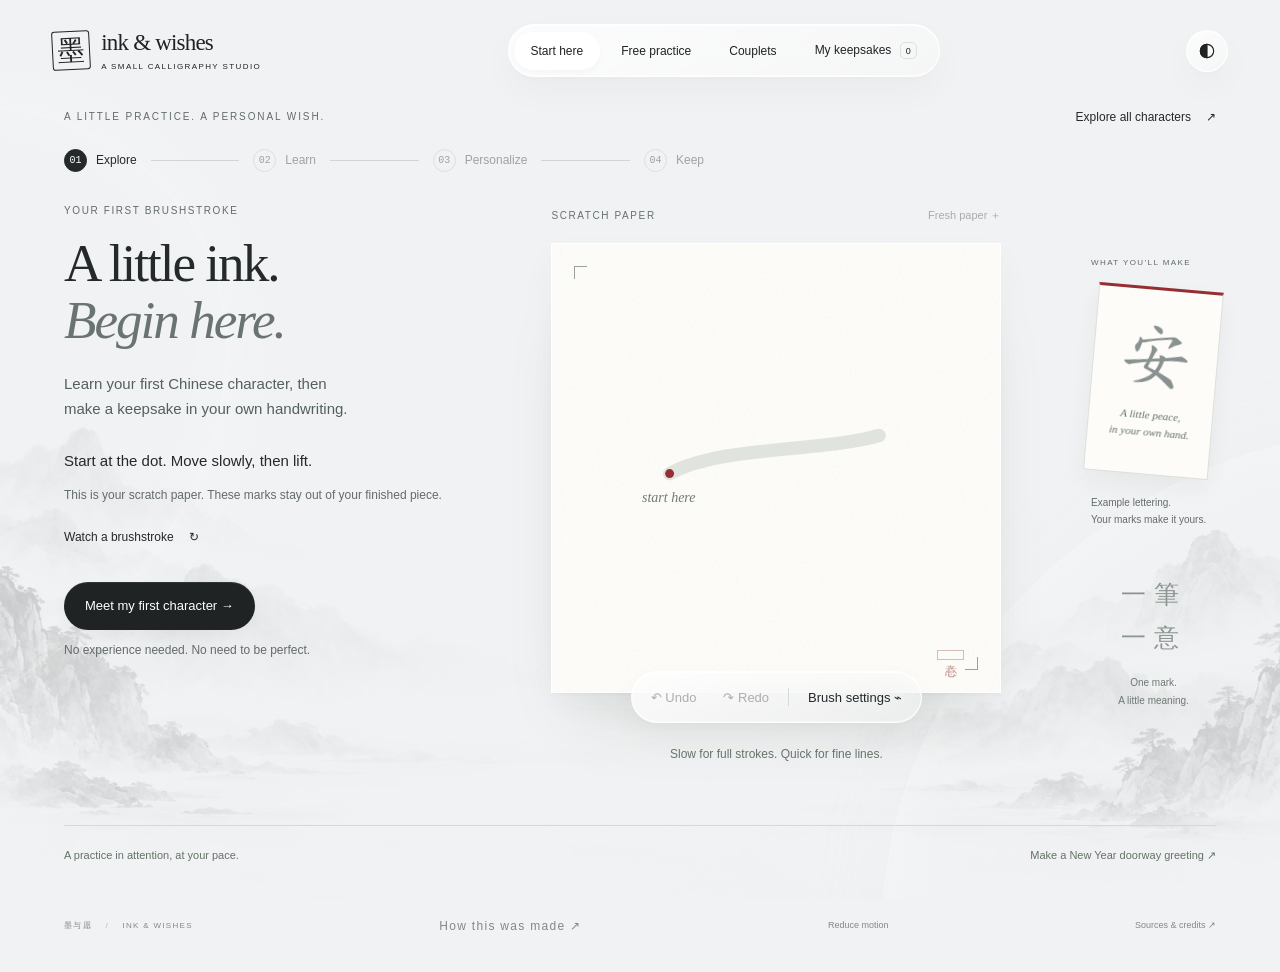
<file: assignments/03-ink-and-wishes/site/index.html>
<!doctype html>
<html lang="en">
<head>
  <meta charset="utf-8"><meta name="viewport" content="width=device-width, initial-scale=1">
  <meta name="theme-color" content="#f1f2f3">
  <meta name="description" content="A quiet place to discover Chinese calligraphy. Learn a character, make your mark, and turn your writing into a wish.">
  <title>Ink & Wishes — a little practice, a lasting wish</title>
  <link rel="icon" href="favicon.svg" type="image/svg+xml"><link rel="stylesheet" href="style.css"><link rel="stylesheet" href="journey.css">
  <script type="module" src="app.mjs"></script>
</head>
<body>
  <a href="#main" class="skip-link">Skip to the writing desk</a>
  <div class="ambient" aria-hidden="true"><i></i><i></i></div>
  <header class="site-header">
    <a class="brand" href="#learn" aria-label="Ink and Wishes home"><span class="brand-seal" lang="zh">墨</span><span>ink & wishes<span class="brand-caption">A SMALL CALLIGRAPHY STUDIO</span></span></a>
    <nav class="glass navigation" aria-label="Main navigation"><a href="#learn" data-route="learn" aria-current="page">Start here</a><a href="#studio" data-route="studio">Free practice</a><a href="#couplets" data-route="couplets">Couplets</a><a href="#collection" data-route="collection">My keepsakes <span id="nav-count">0</span></a></nav>
    <button id="appearance" class="icon-button glass" aria-label="Use solid controls" aria-pressed="false" title="Use solid controls"><svg viewBox="0 0 24 24" aria-hidden="true"><circle cx="12" cy="12" r="8"/><path d="M12 4v16M12 4a8 8 0 0 0 0 16" fill="currentColor"/></svg></button>
  </header>
  <main id="main" tabindex="-1">
    <section id="view-journey" class="view" aria-labelledby="journey-heading"></section>
    <section id="view-studio" class="view" aria-labelledby="studio-heading" hidden>
      <div class="intro"><div><p class="eyebrow">CHINESE CALLIGRAPHY, ONE CHARACTER AT A TIME</p><h1 id="studio-heading">A little ink.<br><em>A wish of your own.</em></h1></div><p class="intro-note">Slow down. Follow a stroke.<br>Make something only you could make.<span>No experience needed.</span></p></div>
      <div class="character-library"><div class="library-label"><p class="eyebrow">CHOOSE A CHARACTER</p><span>Nature, practice & good wishes.</span></div><div class="glass character-picker" id="character-picker" role="group" aria-label="Choose a character"></div></div><p id="character-status" class="character-status" role="status">Choose a character to begin.</p>
      <div class="desk">
        <aside class="lesson" aria-label="About this character">
          <p class="eyebrow">TODAY’S CHARACTER</p><div class="character-name"><span class="fu-small" aria-hidden="true"></span><div><p class="pronunciation" id="lesson-pinyin">fú</p><h2 id="lesson-meaning">Good fortune</h2></div></div>
          <p id="lesson-gloss">A small character with a generous meaning: good fortune, happiness, a blessing.</p>
          <div class="lesson-rule"></div><p class="eyebrow">A WISH, IN YOUR HAND</p><p>Use your own writing to make a red-envelope design. A little keepsake for someone you wish well.</p>
          <button id="open-lesson" class="text-link">The story of 福 <span aria-hidden="true">↗</span></button>
          <button id="open-quiz" class="challenge-card"><span class="challenge-symbol" aria-hidden="true">↳</span><span><strong>Find the next stroke</strong><small>A three-question warm-up</small></span><span aria-hidden="true">↗</span></button>
          <p class="lesson-footnote">An introduction to writing with intention.<br>Go at your own pace.</p>
        </aside>
        <section class="workspace" aria-label="Writing surface">
          <div class="paper-meta"><span><span class="live-dot"></span> <span id="paper-character">PRACTISING · 福</span></span><button id="new-page" class="text-link">New page <span aria-hidden="true">＋</span></button></div>
          <div class="paper" id="paper">
            <div class="paper-grain" aria-hidden="true"></div><div class="guide-grid" id="guide-grid" aria-hidden="true"></div><div id="trace-guide" aria-hidden="true"></div>
            <canvas id="ink-canvas" aria-label="Draw your calligraphy here with a mouse, pen, or finger" aria-describedby="canvas-help"></canvas>
            <div class="paper-corner tl" aria-hidden="true"></div><div class="paper-corner br" aria-hidden="true"></div>
            <div class="paper-hint" id="paper-hint"><span class="hint-icon" aria-hidden="true">✎</span> Let the ink follow your hand</div>
            <span class="paper-stamp" lang="zh" aria-hidden="true">心意</span>
          </div>
          <div class="glass tool-tray" role="group" aria-label="Drawing tools">
            <button id="brush-options" class="tool-button selected" aria-label="Brush settings" title="Brush settings"><svg viewBox="0 0 24 24" aria-hidden="true"><path d="m15 3 6 6-10 10-6-6ZM5 13c-3 2-1 5-3 8 3 0 6-1 7-4M14 4l6 6"/></svg><span>Brush</span></button>
            <span class="tool-divider"></span><button id="toggle-guide" class="tool-button" aria-label="Show tracing guide" aria-pressed="true" title="Toggle guide"><svg viewBox="0 0 24 24" aria-hidden="true"><rect x="4" y="4" width="16" height="16" rx="1"/><path d="M12 4v16M4 12h16" stroke-dasharray="2 2"/></svg><span>Guide</span></button>
            <span class="tool-divider"></span><button id="undo" class="tool-button" disabled aria-label="Undo last stroke" title="Undo (Ctrl or Command Z)"><svg viewBox="0 0 24 24" aria-hidden="true"><path d="m9 5-5 5 5 5M4 10h9a6 6 0 0 1 0 12"/></svg><span>Undo</span></button><button id="redo" class="tool-button" disabled aria-label="Redo last stroke" title="Redo"><svg viewBox="0 0 24 24" aria-hidden="true"><path d="m15 5 5 5-5 5M20 10h-9a6 6 0 0 0 0 12"/></svg><span>Redo</span></button>
          </div>
          <div class="workspace-bottom"><p id="canvas-help">Slow for full strokes. Quick for fine lines.<span id="stroke-count">Your first mark is a good beginning.</span></p><button id="create-envelope" class="button button-dark" disabled>Make it a wish <span aria-hidden="true">↗</span></button></div>
        </section>
        <aside class="reference" aria-labelledby="sequence-heading"><div class="reference-head"><p class="eyebrow" id="sequence-heading">WATCH & LEARN</p><span id="sequence-counter">1 / 13</span></div><div class="reference-glyph" id="sequence-glyph" aria-label="Stroke 1 of 13"></div><p id="sequence-caption">Begin with the small upper-left mark.</p><div class="sequence-controls"><button id="previous-stroke" class="icon-button" aria-label="Previous reference stroke">←</button><button id="play-sequence" class="icon-button glass" aria-label="Play stroke sequence"><span id="play-symbol" aria-hidden="true">▶</span></button><button id="next-stroke" class="icon-button" aria-label="Next reference stroke">→</button></div><div class="sequence-dots" id="sequence-dots" aria-label="Choose a reference stroke"></div><p class="reference-note">Watch the order.<br>Then find your own rhythm.</p><div class="reference-bottom"><span aria-hidden="true">✧</span><p>Your marks don’t need to be perfect to mean something.</p></div></aside>
      </div>
      <div class="studio-bottom"><p><span class="tiny-seal" lang="zh" aria-hidden="true">書</span> A practice in presence, not perfection.</p><button id="save-practice" class="text-link" disabled>Save this practice <span aria-hidden="true">↗</span></button></div>
    </section>
    <section id="view-couplets" class="view" aria-labelledby="couplets-heading" hidden>
      <div class="intro couplet-intro"><div><p class="eyebrow">春联工坊 · SPRING FESTIVAL COUPLETS</p><h1 id="couplets-heading">Two lines.<br><em>A doorway of wishes.</em></h1></div><div class="intro-note">Choose a wish. Write it in your own hand.<br>Build a whole couplet, one character at a time.<br><button id="couplet-culture" class="text-link">How to read a couplet ↗</button></div></div>
      <div class="couplet-setup glass"><div><p class="eyebrow">CHOOSE YOUR WORDS</p><div id="couplet-presets" class="couplet-presets"></div></div><details class="couplet-custom"><summary>Or write your own · 自定义</summary><form id="couplet-text-form"><p>Two lines of 2–9 Chinese characters each, plus a 2–6 character heading. No spaces or punctuation.</p><div class="couplet-fields"><label for="couplet-upper">Right strip · 上联<input id="couplet-upper" lang="zh" maxlength="18" required></label><label for="couplet-lower">Left strip · 下联<input id="couplet-lower" lang="zh" maxlength="18" required></label><label for="couplet-heading">Top banner · 横批<input id="couplet-heading" lang="zh" maxlength="12" required></label></div><p id="couplet-text-error" class="modal-error" role="alert"></p><button class="button button-dark" type="submit">Use these words ↗</button></form></details></div>
      <div class="couplet-desk">
        <section class="couplet-composition" aria-label="Your assembled couplet"><div class="paper-meta"><span>YOUR DOORWAY · 面向大门</span><span>横批 reads ←</span></div><div class="couplet-scene"><canvas id="couplet-preview"></canvas><div id="couplet-highlight" aria-hidden="true"></div><div class="couplet-door-note" aria-hidden="true"><span lang="zh">春</span><p>One mark.<br>One wish closer.</p></div></div><div class="couplet-placement"><span>← Left strip · 下联</span><span>Right strip · 上联 →</span></div><p id="couplet-meaning"></p><a id="couplet-example-source" class="text-link" target="_blank" rel="noreferrer"></a><p id="couplet-heading-note"></p><p class="couplet-preview-note">Pale letters are guides. Only your handwritten ink appears in the 1800 × 1700 PNG download.</p></section>
        <section class="couplet-writing" aria-label="Couplet writing desk"><div class="glass couplet-parts" role="group" aria-label="Select a couplet line"><button data-couplet-part="upper" aria-pressed="true">Right strip <small>上联</small></button><button data-couplet-part="lower" aria-pressed="false">Left strip <small>下联</small></button><button data-couplet-part="heading" aria-pressed="false">Top banner <small>横批</small></button></div><div id="couplet-characters" class="couplet-characters" role="group" aria-label="Choose a character to write"></div><div class="paper-meta"><span id="couplet-cell-label"></span><button id="couplet-clear" class="text-link" disabled>Clear character</button></div><div class="paper" id="couplet-paper"><div class="paper-grain" aria-hidden="true"></div><div class="guide-grid" id="couplet-grid" aria-hidden="true"></div><div id="couplet-guide-character" lang="zh" aria-hidden="true"></div><canvas id="couplet-ink" aria-label="Write your couplet character" aria-describedby="couplet-help"></canvas></div><div class="glass tool-tray couplet-tools" role="group" aria-label="Couplet drawing tools"><button id="couplet-guide" class="tool-button" aria-pressed="true">Guide</button><button id="couplet-undo" class="tool-button" disabled>Undo</button><button id="couplet-redo" class="tool-button" disabled>Redo</button></div><div class="couplet-brush-controls"><label for="couplet-size">Brush size <output id="couplet-size-value">28</output><input id="couplet-size" type="range" min="5" max="60" value="28"></label><label for="couplet-ink-load">Ink load <output id="couplet-ink-value">78%</output><input id="couplet-ink-load" type="range" min="15" max="100" value="78"></label></div><p id="couplet-help">Slow for full strokes; quick for fine lines. Trace the printed guide or find your own shape.</p><div class="couplet-step"><button id="couplet-prev" class="text-link">← Previous character</button><button id="couplet-next" class="button button-dark">Next character →</button></div></section>
      </div>
      <div class="couplet-finish glass"><div><p id="couplet-status" role="status"></p><progress id="couplet-progress" value="0" max="14" aria-label="Character spaces with handwritten ink"></progress><small>Save to keep an editable copy after closing this page.</small></div><div class="couplet-finish-actions"><button id="couplet-save" class="button button-dark" disabled>Save couplet ↗</button><button id="couplet-export" class="button button-light" disabled>Download PNG ↓</button></div></div>
    </section>
    <section id="view-collection" class="view" aria-labelledby="collection-heading" hidden><div class="section-intro"><p class="eyebrow">THE MARKS YOU KEEP</p><h1 id="collection-heading">Your collection.</h1><p>Three little spaces for your work. Saved in this browser, on this device.</p></div><div id="collection-status" role="status"></div><div id="collection-grid" class="collection-grid"></div><p class="collection-note">Download a PNG to keep a copy elsewhere. Clearing browser data can remove saved works. A PNG is an image, not an editable drawing.</p></section>
    <section id="view-process" class="view" aria-labelledby="process-heading" hidden><div class="section-intro"><p class="eyebrow">AN AGENTIC-WORKFLOW HOMEWORK PROJECT</p><h1 id="process-heading">Behind the ink.</h1><p>A small website. A record of the choices that shaped it.</p></div><div class="process-layout"><div><h2>From feedback to a clearer first step.</h2><p>The latest local iteration responds to the student’s feedback about beginner confusion and motion: start with scratch paper, learn 安, recall its meaning, then personalize and open a keepsake. Warm-up marks stay separate from saved handwriting. Real learner observations are still pending.</p><p>The first idea included games, a brush simulator, couplets, red envelopes, and a gallery. A rubric review led to a first release with one character and a saved keepsake. Student feedback then led to a textured brush, six connected character lessons, and a couplet workshop with editable handwriting.</p><ol class="process-list"><li><span>01</span><div><h3>Brief & direction</h3><p>The student chose calligraphy, then changed the visual direction from pastel colors to minimal fluid glass.</p></div></li><li><span>02</span><div><h3>Research & build</h3><p>The coding agent checked references, selected reusable stroke data, and built the lesson, drawing tools, and collection.</p></div></li><li><span>03</span><div><h3>Check & iterate</h3><p>Software checks and browser interaction test drawing, saving, and export. A three-person learner trial is still planned; no participant results are claimed.</p></div></li></ol><p class="process-small">This page records agent-assisted development. The website itself runs locally in your browser and does not call an AI service.</p></div><aside class="process-aside glass"><p class="eyebrow">TRY YOUR NEXT ITERATION</p><h2>Give the agent a useful brief.</h2><label for="iteration-goal">One thing you would improve</label><textarea id="iteration-goal" rows="3" placeholder="For example: make the guide easier to follow on my phone."></textarea><button id="generate-prompt" class="button button-dark">Build my prompt <span aria-hidden="true">↗</span></button><div id="prompt-result" hidden><label for="generated-prompt">Your task brief</label><textarea id="generated-prompt" rows="7" readonly></textarea><button id="copy-prompt" class="text-link">Copy prompt ↗</button></div><p id="prompt-status" role="status"></p></aside></div><div class="lexicon"><details><summary>Prompt</summary><p>The task you give an agent, including the outcome, constraints, and checks.</p></details><details><summary>Context</summary><p>The brief, code, sources, and prior decisions the agent needs to work well.</p></details><details><summary>Tool</summary><p>An action the agent can take, such as reading a source, editing a file, or checking a browser.</p></details><details><summary>Handoff</summary><p>Passing a bounded result, such as a source sheet, into the next task.</p></details><details><summary>Evaluation</summary><p>Checking an output against concrete expectations instead of assuming it works.</p></details><details><summary>Iteration</summary><p>Changing something based on a finding, then checking the result again.</p></details></div><button id="open-sources" class="text-link">References & credits ↗</button></section>
  </main>
  <footer><span>墨与愿 <span class="footer-divider">/</span> INK & WISHES</span><a href="#process">How this was made ↗</a><button id="motion-toggle" class="text-link" aria-pressed="false">Reduce motion</button><button id="footer-sources" class="text-link">Sources & credits ↗</button></footer>
  <div id="toast" class="glass toast" role="status" aria-live="polite" hidden></div>
  <dialog id="modal" aria-labelledby="modal-title"><div class="modal-top"><p class="eyebrow" id="modal-eyebrow"></p><button id="close-modal" class="icon-button" aria-label="Close dialog">×</button></div><div id="modal-content"></div></dialog>
  <noscript><p class="noscript">Enable JavaScript for the drawing tools and lessons. Source files and credits remain available in the project.</p></noscript>
</body></html>
</file>
<file: assignments/03-ink-and-wishes/site/style.css>
@charset "UTF-8";
:root{--paper:#fff;--atmosphere:#f1f2f3;--ink:#202323;--muted:#747778;--edge:#dddfdf;--red:#962d32;--body:"Avenir Next","Helvetica Neue",Arial,sans-serif;--display:Georgia,"Times New Roman",serif;--glass:linear-gradient(145deg,rgba(255,255,255,.8),rgba(255,255,255,.32));--glass-shadow:inset 0 1px 0 #fff,inset 0 -1px 0 #ffffff70,0 4px 5px #20232304,0 14px 36px #20232308;--radius:20px;color-scheme:light;font-family:var(--body);color:var(--ink);background:var(--atmosphere);font-synthesis:none}
*{box-sizing:border-box}body{margin:0;min-width:320px;overflow-x:hidden}button,input,textarea,select{font:inherit}button,a{-webkit-tap-highlight-color:transparent}button{cursor:pointer;color:inherit}button:disabled{cursor:not-allowed;opacity:.35}button:focus-visible,a:focus-visible,input:focus-visible,textarea:focus-visible,summary:focus-visible{outline:2px solid var(--red);outline-offset:5px}button{border:0;background:none}a{color:inherit;text-underline-offset:4px}p{line-height:1.65}h1,h2,h3,p{margin-top:0}svg{display:block}button svg{width:20px;height:20px;fill:none;stroke:currentColor;stroke-width:1.4;stroke-linecap:round;stroke-linejoin:round}[hidden]{display:none!important}.skip-link{position:fixed;top:-80px;left:20px;z-index:100;padding:14px;background:white}.skip-link:focus{top:10px}.ambient{position:fixed;inset:0;overflow:hidden;pointer-events:none;z-index:-1;background:radial-gradient(ellipse at 46% 50%,#fff 0,transparent 52%)}.ambient i{position:absolute;width:800px;height:600px;border-radius:50%;border:1px solid #ffffffb0;box-shadow:inset 0 0 50px #fff6,0 0 60px #fff8;transform:rotate(-30deg);left:-550px;top:130px}.ambient i+ i{left:auto;right:-590px;top:440px;width:1000px;height:900px;box-shadow:inset 0 0 55px #fff9,0 0 80px #dce0e340}
.glass{background:var(--glass);border:1px solid #ffffffdf;box-shadow:var(--glass-shadow);backdrop-filter:blur(22px) saturate(115%);-webkit-backdrop-filter:blur(22px) saturate(115%)}.site-header{max-width:1440px;margin:auto;padding:30px 52px;display:flex;align-items:center;justify-content:space-between;gap:24px}.brand{display:flex;align-items:center;gap:11px;text-decoration:none;font-family:var(--display);font-size:23px;letter-spacing:-.8px;white-space:nowrap}.brand-seal{font-family:"Songti SC","SimSun",serif;font-size:27px;border:1px solid var(--ink);border-radius:3px;line-height:1;padding:5px;transform:rotate(-3deg)}.brand-caption{display:block;font:8px var(--body);letter-spacing:1.9px;margin-top:6px}.navigation{display:flex;align-items:center;border-radius:40px;padding:5px;gap:4px}.navigation a{font-size:12px;text-decoration:none;padding:12px 22px;border-radius:30px;white-space:nowrap;transition:background .2s,box-shadow .2s}.navigation a[aria-current=page]{background:#fff;box-shadow:0 2px 6px #20232308}.navigation a:hover{background:#ffffffa0}.navigation span{display:inline-grid;place-items:center;min-width:17px;height:17px;padding:0 4px;border:1px solid var(--edge);border-radius:5px;font-size:9px;margin-left:5px}.icon-button{display:inline-flex;align-items:center;justify-content:center;width:40px;height:40px;border-radius:50%;font-size:23px;flex:none}.icon-button:hover{background:#ffffffb0}#appearance{width:42px;height:42px}main{max-width:1344px;padding:0 64px;margin:auto;min-height:650px}main:focus{outline:0}.view{animation:enter .45s both}.intro{display:flex;align-items:flex-end;justify-content:space-between;margin:43px 0 50px;gap:30px}.eyebrow{font-size:9px;letter-spacing:2px;font-weight:500;line-height:1.6;color:var(--muted);margin-bottom:21px}h1{font-family:var(--display);font-weight:400;font-size:clamp(40px,4.5vw,65px);line-height:1.02;letter-spacing:-2.8px;margin-bottom:0}h1 em{font-weight:400;color:#676b6c}.intro-note{font-size:12px;line-height:1.8;color:#686e70;margin:0 0 6px;max-width:250px}.intro-note span{display:block;font-size:10px;margin-top:12px;color:#8a8e8f}.desk{display:grid;grid-template-columns:205px minmax(300px,1fr) 155px;gap:40px;align-items:start}.lesson{padding-top:35px}.lesson>.eyebrow{margin-bottom:18px}.character-name{display:flex;align-items:center;gap:14px;margin-bottom:22px}.fu-small{width:58px;height:65px;display:block}.fu-small svg{width:100%;height:100%}.pronunciation{font-size:14px;letter-spacing:.5px;margin-bottom:5px}.pronunciation span{font-size:10px;color:var(--muted);margin-left:7px}.character-name h2{font-size:17px;letter-spacing:-.4px;font-weight:500;margin:0}.lesson>p:not(.eyebrow){font-size:12px;color:#686e70;line-height:1.85}.lesson-rule{height:1px;background:var(--edge);margin:30px 0 25px}.text-link{padding:0;font-size:11px;font-weight:500;display:inline-flex;gap:15px;align-items:center;text-decoration:none;line-height:1.7}.text-link:hover{text-decoration:underline;text-underline-offset:5px}.challenge-card{margin:36px 0 17px;padding:16px 13px;display:flex;gap:12px;align-items:center;text-align:left;width:100%;background:#ffffff64;border:1px solid #fff;border-radius:14px;transition:background .2s,transform .2s}.challenge-card:hover{background:#fff;transform:translateY(-2px)}.challenge-symbol{font-size:22px;align-self:flex-start}.challenge-card strong{display:block;font-size:11px;font-weight:500}.challenge-card small{display:block;font-size:9px;color:var(--muted);margin-top:5px}.challenge-card>span:last-child{margin-left:auto}.lesson .lesson-footnote{font-size:10px!important;color:#949898!important}.workspace{position:relative;min-width:0;max-width:540px;margin:auto;width:100%}.paper-meta{display:flex;justify-content:space-between;align-items:center;margin-bottom:18px;color:var(--muted);font-size:8px;letter-spacing:1.3px}.paper-meta>span{display:flex;align-items:center;gap:7px}.paper-meta .text-link{font-size:10px;letter-spacing:0;gap:6px}.live-dot{width:5px;height:5px;background:#7c8d83;border-radius:50%;display:inline-block}.paper{position:relative;background:#fff;aspect-ratio:1;width:100%;border-radius:3px;box-shadow:0 2px 3px #20232304,0 14px 35px #20232305,0 40px 65px -30px #20232310;isolation:isolate}.paper-grain{position:absolute;inset:0;pointer-events:none;opacity:.032;background-image:url("data:image/svg+xml,%3Csvg viewBox='0 0 120 120' xmlns='http://www.w3.org/2000/svg'%3E%3Cfilter id='n'%3E%3CfeTurbulence type='fractalNoise' baseFrequency='.82' numOctaves='3' stitchTiles='stitch'/%3E%3C/filter%3E%3Cpath fill='%23000' filter='url(%23n)' d='M0 0h120v120H0z'/%3E%3C/svg%3E")}.guide-grid{position:absolute;inset:11%;border:1px solid #eeeeed;background:linear-gradient(90deg,transparent calc(50% - .5px),#eee calc(50% - .5px),#eee calc(50% + .5px),transparent calc(50% + .5px)),linear-gradient(transparent calc(50% - .5px),#eee calc(50% - .5px),#eee calc(50% + .5px),transparent calc(50% + .5px))}.guide-grid:after{content:"";position:absolute;inset:0;background:linear-gradient(45deg,transparent calc(50% - .5px),#f3f3f2 calc(50% - .5px),#f3f3f2 calc(50% + .5px),transparent calc(50% + .5px)),linear-gradient(-45deg,transparent calc(50% - .5px),#f3f3f2 calc(50% - .5px),#f3f3f2 calc(50% + .5px),transparent calc(50% + .5px))}#trace-guide{position:absolute;inset:8%;pointer-events:none;opacity:.075}#trace-guide svg{width:100%;height:100%}#ink-canvas{position:absolute;inset:0;width:100%;height:100%;touch-action:none;cursor:crosshair;z-index:2}.paper-corner{position:absolute;width:10px;height:10px;border-color:#adb2b2;opacity:.7;pointer-events:none}.tl{left:7%;top:7%;border-left:1px solid;border-top:1px solid}.br{right:7%;bottom:7%;border-right:1px solid;border-bottom:1px solid}.paper-hint{position:absolute;bottom:10%;width:100%;text-align:center;font-size:10px;color:#9d9e9b;pointer-events:none;transition:opacity .2s}.hint-icon{display:inline-block;font-size:17px;vertical-align:middle;margin-right:5px}.paper-stamp{position:absolute;right:6.5%;bottom:6%;font-family:"Songti SC",serif;writing-mode:vertical-rl;font-size:12px;letter-spacing:2px;color:#a96061;border:1px solid #ae6a6a66;padding:3px 1px;pointer-events:none;opacity:.55}.tool-tray{position:relative;display:flex;align-items:center;justify-content:center;gap:4px;width:max-content;margin:-24px auto 0;padding:7px 10px;border-radius:22px;z-index:3;background:linear-gradient(160deg,#ffffffd9,#f0f1f2a6);box-shadow:inset 0 1px 0 white,inset 0 0 0 1px #ffffff60,0 8px 24px #20232310,0 1px 3px #20232308}.tool-button{display:flex;align-items:center;gap:8px;padding:10px 12px;border-radius:13px;font-size:10px;min-height:39px}.tool-button:hover:not(:disabled){background:#ffffffa0}.tool-button.selected{background:#fff;box-shadow:0 2px 5px #20232305}.tool-button[aria-pressed=false]{opacity:.6}.tool-divider{height:20px;width:1px;background:#d4d8d875;margin:0 2px}.tool-button svg{width:16px;height:16px}.workspace-bottom{display:flex;justify-content:space-between;align-items:center;gap:15px;margin-top:24px}.workspace-bottom p{font-size:9px;color:var(--muted);margin:0}.workspace-bottom p span{display:block;color:#a0a4a4;font-size:9px}.button{border-radius:50px;padding:13px 21px;display:inline-flex;align-items:center;justify-content:center;gap:22px;min-height:44px;font-size:11px;line-height:1.4;transition:background .2s,transform .2s;white-space:nowrap}.button-dark{background:var(--ink);color:white;box-shadow:inset 0 1px 0 #ffffff15,0 5px 13px #2023230b}.button-dark:hover:not(:disabled){background:#414747;transform:translateY(-1px)}.button-light{background:#f1f2f3;color:var(--ink)}.button-light:hover:not(:disabled){background:#e3e6e6}.reference{padding-top:35px}.reference-head{display:flex;justify-content:space-between;align-items:center;gap:10px}.reference-head .eyebrow{font-size:8px;margin-bottom:0;letter-spacing:1.3px}.reference-head>span{font-size:9px;color:var(--muted);font-variant-numeric:tabular-nums}.reference-glyph{padding:13px 8px 4px;aspect-ratio:1}.reference-glyph svg{width:100%;height:100%}.reference>p{font-size:10px;line-height:1.8;color:var(--muted);min-height:48px}#sequence-caption{margin:5px 0 14px}.sequence-controls{display:flex;align-items:center;justify-content:center;gap:7px}.sequence-controls .icon-button{width:33px;height:33px;font-size:16px}.sequence-controls #play-symbol{font-size:9px}.sequence-dots{display:flex;gap:0;justify-content:center;margin:13px -5px 23px;flex-wrap:wrap}.sequence-dots button{width:11px;height:20px;padding:3px;position:relative}.sequence-dots button:after{content:"";width:4px;height:4px;border-radius:50%;background:#c9cdcd;display:block}.sequence-dots button[aria-pressed=true]:after{background:var(--ink);width:5px;height:5px}.reference .reference-note{text-align:center;font-size:10px;color:#969c9c}.reference-bottom{margin-top:55px;border-top:1px solid var(--edge);padding-top:22px}.reference-bottom>span{font-size:27px;color:#8e9595}.reference-bottom p{font-family:var(--display);font-size:15px;line-height:1.55;font-style:italic;color:#787f7f;margin-top:10px}.studio-bottom{display:flex;align-items:center;justify-content:space-between;border-top:1px solid #dfe2e2;margin-top:50px;padding:22px 0}.studio-bottom p{font-size:10px;color:#888e8e;margin:0;display:flex;align-items:center;gap:11px}.tiny-seal{border:1px solid #adb4b4;padding:2px 4px;font-size:13px}footer{max-width:1344px;margin:0 auto;padding:24px 64px 30px;display:flex;align-items:center;justify-content:space-between;gap:20px;color:#838888;font-size:8px;letter-spacing:1.3px}footer p{margin:0;font-family:var(--display);font-size:11px;letter-spacing:0;font-style:italic}.footer-divider{padding:0 10px;color:#b2b6b6}footer .text-link{font-size:9px;font-weight:400;letter-spacing:0}
.section-intro{margin:58px 0 45px}.section-intro h1{margin-bottom:24px}.section-intro>p:last-child{font-size:13px;color:var(--muted);max-width:540px}.collection-grid{display:grid;grid-template-columns:repeat(3,1fr);gap:26px;margin-bottom:40px}.collection-card{padding:15px;border:1px solid #fff;background:#ffffff70;border-radius:20px;min-width:0}.collection-art{aspect-ratio:4/5;border-radius:10px;background:#e9ecec;overflow:hidden;display:grid;place-items:center;padding:22px}.collection-art canvas{display:block;max-height:100%;max-width:100%;box-shadow:0 10px 25px #20232313;object-fit:contain;width:auto;height:auto}.collection-card h2{font-family:var(--display);font-weight:400;margin:20px 0 6px;font-size:24px;overflow-wrap:anywhere}.collection-card p{font-size:10px;color:var(--muted)}.collection-actions{display:flex;justify-content:space-between;align-items:center;gap:8px;flex-wrap:wrap;border-top:1px solid var(--edge);padding-top:14px}.collection-actions .text-link{font-size:10px}.empty-slot{min-height:330px;border:1px dashed #cdd2d2;border-radius:20px;display:flex;flex-direction:column;justify-content:center;align-items:center;text-align:center;padding:24px;color:var(--muted)}.empty-slot .empty-number{font-family:var(--display);font-size:45px;font-style:italic;color:#c2c8c8}.empty-slot h2{font-family:var(--display);font-weight:400;font-size:22px;margin:12px 0}.empty-slot p{font-size:11px;max-width:190px}.empty-slot a{font-size:11px}.collection-note{font-size:11px;color:var(--muted);max-width:600px;line-height:1.8;margin:40px 0 100px}#collection-status{font-size:12px;color:var(--red);margin-bottom:18px}.process-layout{display:grid;grid-template-columns:1.4fr 1fr;gap:80px}.process-layout h2{font-family:var(--display);font-size:27px;font-weight:400;line-height:1.25;letter-spacing:-.4px}.process-layout p{font-size:13px;color:var(--muted);line-height:1.8}.process-list{list-style:none;padding:0;margin:35px 0}.process-list li{display:flex;gap:25px;padding:22px 0;border-top:1px solid var(--edge)}.process-list li>span{font-family:var(--display);font-size:23px;color:#929999}.process-list h3{font-size:13px;font-weight:500;margin:3px 0 8px}.process-list p{margin:0;font-size:12px}.process-layout .process-small{font-size:11px}.process-aside{padding:30px;border-radius:24px;align-self:start}.process-aside .eyebrow{font-size:9px}.process-aside label,.form-label{font-size:11px;display:block;margin:18px 0 9px}textarea,input[type=text]{width:100%;border:1px solid #d8dede;background:#ffffffad;border-radius:11px;padding:13px;font-size:12px;line-height:1.6;color:var(--ink);resize:vertical}textarea{min-height:88px}textarea::placeholder,input::placeholder{color:#969c9c}.process-aside .button{margin-top:16px;width:100%}#prompt-result .text-link{margin-top:13px}.process-aside #prompt-status{font-size:11px;margin:12px 0 0;color:var(--red)}.lexicon{display:grid;grid-template-columns:repeat(3,1fr);gap:18px;margin:55px 0 30px}.lexicon details{border-top:1px solid var(--edge);padding:18px 0}.lexicon summary{cursor:pointer;font-size:13px}.lexicon p{font-size:12px;color:var(--muted);margin:16px 0 0}#open-sources{margin-bottom:55px}
dialog{border:1px solid #fff;border-radius:26px;background:linear-gradient(150deg,#fffffff5,#f9fafaf5);backdrop-filter:blur(28px);color:var(--ink);box-shadow:0 40px 130px #10151535;width:min(660px,calc(100vw - 30px));max-height:90dvh;padding:25px 32px 32px;overflow-y:auto}dialog::backdrop{background:#34404135;backdrop-filter:blur(7px)}.modal-top{display:flex;justify-content:space-between;align-items:center;gap:20px}.modal-top .eyebrow{margin:0}.modal-top .icon-button{font-size:28px;width:34px;height:34px}dialog h2{font-family:var(--display);font-size:36px;font-weight:400;line-height:1.15;letter-spacing:-1.2px;margin:16px 0 20px}dialog h3{font-weight:500;font-size:14px;margin:22px 0 10px}dialog p{font-size:13px;color:#697171;line-height:1.85}.modal-actions{display:flex;align-items:center;justify-content:flex-end;gap:12px;margin-top:25px;flex-wrap:wrap}.modal-error{color:var(--red)!important;font-size:12px!important;margin:14px 0 0}.modal-note{font-size:10px!important;color:#8c9393!important}.lesson-feature{display:flex;align-items:center;gap:28px;padding:16px 0 24px;border-bottom:1px solid var(--edge)}.lesson-feature .lesson-glyph{width:120px;height:120px;flex:none}.lesson-glyph svg{width:100%;height:100%}.lesson-feature .pinyin{font-family:var(--display);font-size:28px;margin:0}.lesson-feature p{margin:4px 0}.source-list{padding-left:20px}.source-list li{margin:12px 0;font-size:12px;line-height:1.7;color:var(--muted)}.source-list a{color:var(--ink)}.credits-note{padding:15px;background:#e8ebeb70;border-radius:12px;font-size:11px!important}.brush-preview{height:90px;display:flex;align-items:center;justify-content:center;background:#fff;border-radius:16px;margin:24px 0}.brush-preview span{display:block;width:70%;height:12px;border-radius:20px;background:var(--ink)}input[type=range]{accent-color:var(--ink);width:100%}.range-label{display:flex;justify-content:space-between;font-size:12px}.mode-options{display:grid;grid-template-columns:1fr 1fr;gap:12px;margin:22px 0}.mode-options label{cursor:pointer;padding:17px;border:1px solid var(--edge);border-radius:14px;font-size:12px}.mode-options input{accent-color:var(--ink);margin-right:6px}.mode-options small{display:block;color:var(--muted);margin-top:10px;line-height:1.6;font-size:10px}.quiz-glyph{width:180px;height:180px;margin:5px auto 20px;background:#fff;border:1px solid #e5e8e8;border-radius:10px}.quiz-glyph svg{width:100%;height:100%}.quiz-options{display:grid;grid-template-columns:repeat(3,1fr);gap:12px}.quiz-option{padding:12px 10px;border:1px solid #d9dede;border-radius:14px;background:#fff;text-align:center;transition:background .2s}.quiz-option:hover{background:#edf0f0}.quiz-option svg{width:100%;height:115px}.quiz-option span{font-size:11px;display:block;margin-top:6px}.quiz-option.correct{border-color:#48695a;background:#e9efeb}.quiz-option.incorrect{border-color:#a26768;background:#f4eeee}.quiz-option:disabled{opacity:1;cursor:default}.quiz-feedback{font-size:12px;min-height:56px;padding-top:16px}.quiz-feedback strong{display:block;color:var(--ink);margin-bottom:4px}.quiz-feedback p{margin:0;font-size:12px}.quiz-progress{display:flex;gap:6px;margin-bottom:10px}.quiz-progress i{height:3px;flex:1;background:#dfe4e4;border-radius:3px}.quiz-progress i.done{background:var(--ink)}.quiz-complete{padding:26px 0;text-align:center}.quiz-complete .completion-mark{font-family:var(--display);font-size:60px;line-height:1;color:#728577}.quiz-complete p{max-width:400px;margin:18px auto}.envelope-layout{display:grid;grid-template-columns:1fr 1fr;gap:28px;align-items:center}.envelope-scene{background:#e5e8e8;border-radius:14px;padding:25px 35px;display:flex;align-items:center;justify-content:center}.envelope-scene canvas{width:100%;height:auto;max-height:400px;object-fit:contain;box-shadow:0 12px 25px #20232325;transform:rotate(-3deg)}.envelope-actions{display:flex;flex-direction:column;gap:12px}.envelope-actions .button{width:100%}.envelope-actions p{font-size:11px}.work-slots{display:grid;gap:9px;margin:16px 0}.slot-option{text-align:left;padding:14px 17px;border:1px solid var(--edge);border-radius:11px;font-size:12px;overflow-wrap:anywhere}.slot-option[aria-pressed=true]{border-color:var(--ink);background:white}.save-actions{display:flex;gap:12px;margin-top:24px;justify-content:flex-end}.toast{position:fixed;left:50%;bottom:28px;transform:translateX(-50%);z-index:20;padding:14px 23px;border-radius:30px;font-size:12px;max-width:90vw;text-align:center;background:#fffffff0}.noscript{margin:30px;text-align:center}.error-banner{padding:15px;background:white;color:var(--red);border:1px solid var(--edge);border-radius:12px;font-size:12px}.solid .glass{background:#fff;backdrop-filter:none;-webkit-backdrop-filter:none;border-color:#d8dede;box-shadow:0 3px 12px #20232308}
@keyframes enter{from{opacity:0;transform:translateY(8px)}to{opacity:1;transform:translateY(0)}}
@media(min-width:1500px){.intro{margin-top:58px;margin-bottom:60px}.desk{gap:55px;grid-template-columns:210px minmax(300px,1fr) 170px}}
@media(max-width:1100px){.site-header{padding:25px 32px}main{padding:0 35px}.desk{grid-template-columns:175px minmax(280px,1fr) 130px;gap:25px}.intro{margin-top:32px}.navigation a{padding:11px 15px}.brand{font-size:20px}.brand-caption{font-size:7px;letter-spacing:1.4px}.lesson{padding-top:32px}.character-name{gap:7px}.fu-small{width:45px}.character-name h2{font-size:15px}.reference-head{gap:4px}.reference-head .eyebrow{font-size:7px;letter-spacing:.8px}.workspace-bottom{align-items:flex-start}.workspace-bottom .button{padding:12px 15px;font-size:10px;gap:10px}.tool-tray{padding:5px 8px}.tool-button{padding:9px;gap:5px}.tool-button span{font-size:9px}.reference-bottom{margin-top:25px}footer{padding:24px 35px}.process-layout{gap:35px}}
@media(max-width:850px){.site-header{flex-wrap:wrap;gap:18px;padding:25px}.navigation{order:3;width:100%;justify-content:center}.navigation a{flex:1;text-align:center}.brand{font-size:23px}.brand-caption{font-size:8px}main{padding:0 28px}.intro{margin:32px 0}.intro-note{font-size:11px;max-width:190px}h1{font-size:50px}.desk{grid-template-columns:155px minmax(280px,1fr);gap:28px}.reference{grid-column:2;display:grid;grid-template-columns:95px 1fr;column-gap:20px;padding:0;margin-top:12px}.reference-head{grid-column:1/-1;margin-bottom:10px;justify-content:flex-start;gap:20px}.reference-glyph{grid-column:1;grid-row:2/5;padding:0}.reference>p{min-height:0}.sequence-controls{justify-content:flex-start}.sequence-dots{grid-column:2;justify-content:flex-start;margin:3px 0 0}.reference .reference-note,.reference-bottom{display:none}.workspace-bottom{flex-direction:column}.workspace-bottom .button{width:100%;font-size:12px}.lesson-rule{margin:24px 0}.challenge-card{padding:13px 9px;gap:8px}.challenge-card .challenge-symbol{display:none}.collection-grid{gap:14px}.collection-art{padding:12px}.collection-card h2{font-size:20px}.process-layout{grid-template-columns:1fr;gap:30px}.process-aside{max-width:600px}.lexicon{grid-template-columns:repeat(2,1fr)}footer{padding:25px 28px}.studio-bottom{margin-top:30px}}
@media(max-width:600px){.site-header{padding:20px 20px 12px;gap:22px}.brand{font-size:21px}.brand-seal{font-size:24px}.navigation a{padding:11px 9px;font-size:10px}.navigation{padding:4px;gap:0}.navigation span{font-size:8px;min-width:14px;height:14px}.intro{display:block;margin:27px 0 30px}.intro .eyebrow{font-size:7px;letter-spacing:1.5px;margin-bottom:16px}h1{font-size:45px;letter-spacing:-2px}.intro-note{font-size:11px;margin-top:20px;max-width:none}.intro-note br{display:none}.intro-note span{display:inline;margin-left:5px;font-size:10px}main{padding:0 20px}.desk{display:flex;flex-direction:column;gap:0}.lesson{order:1;padding:0;width:100%;margin-bottom:24px;display:grid;grid-template-columns:1fr auto;gap:8px 10px}.lesson>.eyebrow,.lesson-rule,.lesson>p{display:none}.lesson>#open-lesson{display:inline-flex;grid-column:1/-1;justify-self:start;margin-top:8px;min-height:30px}.character-name{margin:0}.fu-small{width:40px;height:45px}.pronunciation{font-size:12px;margin-bottom:4px}.character-name h2{font-size:14px}.challenge-card{grid-column:2;grid-row:1;margin:0;width:160px;border-radius:12px;gap:5px;padding:10px}.challenge-card strong{font-size:10px}.challenge-card small{font-size:8px;margin-top:3px}.workspace{order:2;max-width:470px}.paper-meta{font-size:7px;letter-spacing:1px;margin-bottom:12px}.paper-meta .text-link{font-size:9px}.paper{border-radius:2px}.tool-tray{margin-top:-21px;border-radius:20px;padding:6px}.tool-button{padding:9px 10px}.tool-button span{font-size:9px}.tool-button svg{width:15px;height:15px}.tool-divider{margin:0}.workspace-bottom{flex-direction:row;align-items:center;margin-top:21px;gap:10px}.workspace-bottom .button{width:auto;font-size:10px;padding:13px 17px}.workspace-bottom p{font-size:8px;max-width:150px}.workspace-bottom p span{font-size:8px}.reference{order:3;grid-column:auto;align-self:stretch;margin:30px 0 0;padding:20px 14px;border-top:1px solid var(--edge);grid-template-columns:85px 1fr}.reference-head{justify-content:space-between}.reference-head .eyebrow{font-size:8px;letter-spacing:1.5px}.reference-glyph{grid-row:2/5}.reference>p{font-size:11px}.sequence-dots button{width:14px}.sequence-dots button:after{width:4px;height:4px}.studio-bottom{margin:6px 0 0;padding:18px 0;gap:10px}.studio-bottom p{font-size:9px;max-width:185px}.studio-bottom .text-link{font-size:9px;gap:4px}.tiny-seal{display:none}footer{padding:18px 20px 26px;flex-wrap:wrap;gap:12px;font-size:7px}footer p{display:none}footer .text-link{font-size:9px}.section-intro{margin:36px 0 28px}.section-intro h1{font-size:42px}.section-intro .eyebrow{font-size:8px}.section-intro>p:last-child{font-size:12px}.collection-grid{grid-template-columns:1fr;gap:20px}.collection-card{max-width:430px}.collection-art{height:280px;aspect-ratio:auto;padding:25px}.collection-art canvas{max-height:230px}.collection-card h2{font-size:26px}.empty-slot{min-height:200px}.empty-slot .empty-number{font-size:35px}.collection-note{margin-bottom:40px}.process-layout h2{font-size:25px}.process-aside{padding:22px}.process-list li{gap:18px}.lexicon{margin-top:25px;gap:10px}.lexicon summary{font-size:12px}.lexicon p{font-size:11px}dialog{padding:18px 20px 25px;border-radius:23px;max-height:92dvh}dialog h2{font-size:31px}dialog p{font-size:12px}.lesson-feature{gap:18px}.lesson-feature .lesson-glyph{width:90px;height:90px}.envelope-layout{grid-template-columns:1fr 1fr;gap:15px}.envelope-scene{padding:17px 14px}.envelope-actions .button{font-size:10px;padding:11px 13px;gap:8px}.envelope-actions p{font-size:10px}.quiz-option{padding:8px}.quiz-option svg{height:85px}.quiz-options{gap:8px}.quiz-glyph{width:150px;height:150px}.modal-actions{gap:8px}.modal-actions .button{font-size:10px;padding:12px 16px}.toast{bottom:18px;font-size:11px;width:max-content}.save-actions .button{padding:12px 18px}}
@media(prefers-reduced-motion:reduce){*,*:before,*:after{animation:none!important;transition:none!important;scroll-behavior:auto!important}}

/* Ink-wash atmosphere stays outside the white writing surface. */
.ambient{background:#f1f2f3}
.ambient:before{content:"";position:absolute;inset:0;background:url("assets/ink-landscape.png") center bottom/cover no-repeat;mix-blend-mode:multiply;opacity:.28}
.ambient i{opacity:.45}
.brush-preview{height:110px;padding:10px 0;overflow:hidden;border:1px solid #e9ebeb;background:#fff}
.brush-preview canvas{display:block;width:100%;height:auto}
.brush-modes{grid-template-columns:1.3fr 1fr 1fr;gap:10px;margin-top:18px}
.brush-modes label{padding:16px 12px;transition:border-color .2s,background .2s}
.brush-modes label:has(input:checked){border-color:#4c5555;background:#fff;box-shadow:0 3px 10px #20232306}
.brush-modes label>span{font-family:"Songti SC",serif;display:inline-block;color:#6c7474;margin-left:4px}
#ink-load-control{margin-top:22px}
.ink-scale{display:flex;justify-content:space-between;color:#7e8585;font-size:10px;margin-top:4px}
.brush-tip{font-size:11px;margin:22px 0 0;line-height:1.8}
@media(max-width:600px){.ambient:before{background-size:auto 76vh;background-position:left bottom;opacity:.2}.brush-modes{grid-template-columns:1fr 1fr}.brush-modes label:first-child{grid-column:1/-1}.brush-modes label:first-child small{margin-top:7px}.brush-preview{height:80px;margin:18px 0}.brush-tip{font-size:11px}}

/* One connected lesson per character; the familiar writing desk stays in place. */
.character-library{display:flex;align-items:center;gap:28px;margin:0 0 12px}
.library-label{width:205px;flex:none}.library-label .eyebrow{margin:0 0 7px;font-size:8px;letter-spacing:1.6px}.library-label>span{font-size:10px;color:#747b7b}
.character-picker{display:grid;grid-template-columns:repeat(6,1fr);padding:5px;gap:4px;border-radius:19px;flex:1}
.character-choice{display:flex;align-items:center;justify-content:center;gap:10px;padding:10px 8px;border-radius:14px;text-align:left;min-height:58px}
.character-choice>span:first-child{font-family:"Songti SC","STSong","SimSun",serif;font-size:29px;line-height:1}
.character-choice>span:last-child{font-size:10px}.character-choice small{display:block;font-size:8px;color:#8b9292;margin-top:5px;white-space:nowrap}
.character-choice[aria-pressed=true]{background:#fff;box-shadow:0 2px 8px #2023230c}.character-choice:hover{background:#ffffffa6}
.character-status{font-size:10px;color:#7a8181;text-align:right;margin:0 0 24px;line-height:1.5;min-height:15px}
.quiz-options{grid-template-columns:repeat(var(--choices,3),1fr)}
@media(max-width:1100px){.library-label{width:175px}.character-library{gap:25px}.character-choice{gap:6px;padding:10px 5px}.character-choice>span:first-child{font-size:25px}}
@media(max-width:850px){.character-library{display:block}.library-label{width:auto;display:flex;justify-content:space-between;margin-bottom:10px}.library-label .eyebrow{margin:0}.character-status{text-align:left;margin-bottom:28px}.character-choice{padding:10px 6px}}
@media(max-width:600px){.character-picker{grid-template-columns:repeat(3,1fr);border-radius:18px;gap:3px}.character-choice{min-height:54px;gap:12px}.character-choice>span:first-child{font-size:27px}.character-status{font-size:9px}.library-label>span{font-size:9px}.character-library{margin-top:-6px}.library-label .eyebrow{font-size:7px;letter-spacing:1.1px}.character-status{margin-bottom:23px}}

/* Couplet workshop: the red paper is the centerpiece; controls stay quiet. */
.couplet-intro{margin-bottom:34px}.couplet-intro .intro-note{max-width:300px}.couplet-intro .text-link{margin-top:17px}
.couplet-setup{padding:22px 26px;border-radius:20px;margin-bottom:38px}.couplet-setup .eyebrow{margin-bottom:13px}.couplet-presets{display:flex;gap:10px;flex-wrap:wrap}.couplet-presets .button{font-size:11px;border:1px solid #e1e5e5;background:#ffffffa8}.couplet-custom{margin-top:20px;font-size:11px}.couplet-custom summary{cursor:pointer;width:fit-content;padding:4px 0}.couplet-custom form{margin-top:18px}.couplet-custom form>p{color:#626969}.couplet-fields{display:grid;grid-template-columns:1fr 1fr .75fr;gap:18px;margin:18px 0}.couplet-fields label{display:grid;gap:9px}.couplet-fields input{min-width:0;width:100%;border:1px solid #d8dddd;border-radius:9px;background:#fff;padding:12px;font-size:18px;font-family:"Songti SC",serif}
.couplet-desk{display:grid;grid-template-columns:1fr 1fr;gap:clamp(30px,5vw,80px);align-items:start}.couplet-composition{padding-top:10px;min-width:0}.couplet-scene{position:relative;width:100%;isolation:isolate}.couplet-scene canvas{display:block;width:100%;height:auto}.couplet-door-note{position:absolute;top:44%;left:28%;right:28%;text-align:center;pointer-events:none;color:#808889}.couplet-door-note>span{font-family:"Songti SC",serif;font-size:58px;color:#c0c7c7}.couplet-door-note>p{font-family:var(--display);font-style:italic;font-size:20px;line-height:1.4;margin-top:12px}#couplet-highlight{position:absolute;outline:1px solid #ecc2af;outline-offset:2px;pointer-events:none}.couplet-placement{display:flex;justify-content:space-between;font-size:10px;color:#616a6a;margin:12px 0 24px}.couplet-composition>p{font-size:12px;color:#606969;max-width:390px}.couplet-composition .text-link{font-size:10px}#couplet-heading-note,.couplet-composition .couplet-preview-note{font-size:10px;color:#7a8282;margin-top:10px}
.couplet-writing{min-width:0;max-width:520px;width:100%;margin:auto}.couplet-parts{display:grid;grid-template-columns:repeat(3,1fr);gap:5px;border-radius:18px;padding:5px}.couplet-parts button{border-radius:12px;padding:11px;font-family:"Songti SC",serif;font-size:17px}.couplet-parts small{font:10px var(--body);margin-left:7px}.couplet-parts button[aria-pressed=true]{background:#fff;box-shadow:0 2px 8px #20232309}.couplet-characters{display:flex;flex-wrap:wrap;gap:7px;margin:18px 0 20px}.couplet-character{font:23px "Songti SC",serif;min-width:42px;height:42px;border-radius:9px;position:relative;background:#ffffff70}.couplet-character[aria-pressed=true]{background:var(--ink);color:white}.couplet-character.has-ink:after{content:"";position:absolute;bottom:4px;left:50%;width:3px;height:3px;background:currentColor;border-radius:50%}
#couplet-guide-character{position:absolute;inset:0;display:grid;place-items:center;font-family:"Songti SC","STSong","SimSun",serif;font-size:clamp(140px,27vw,330px);line-height:1;color:#eef0ef;pointer-events:none}#couplet-ink{position:absolute;inset:0;width:100%;height:100%;z-index:2;touch-action:none;cursor:crosshair}.couplet-brush-controls{display:grid;grid-template-columns:1fr 1fr;gap:24px;margin:28px 0 10px;font-size:10px;color:#5b6464}.couplet-brush-controls output{float:right;color:var(--ink)}.couplet-brush-controls input{width:100%;display:block;accent-color:var(--ink);margin-top:12px}#couplet-help{font-size:10px;color:#747c7c;margin-bottom:22px}.couplet-step{display:flex;align-items:center;justify-content:space-between;gap:14px}
.couplet-finish{display:flex;align-items:center;justify-content:space-between;gap:28px;padding:24px 28px;margin:38px 0 32px;border-radius:20px}.couplet-finish p{font-size:12px;margin:0 0 12px}.couplet-finish progress{display:block;width:100%;height:4px;accent-color:var(--red);border:0;border-radius:4px;overflow:hidden;background:#dde2e2}.couplet-finish progress::-webkit-progress-bar{background:#dde2e2}.couplet-finish progress::-webkit-progress-value{background:var(--red)}.couplet-finish small{display:block;margin-top:10px;font-size:9px;color:#737c7c}.couplet-finish-actions{display:flex;gap:12px;flex-wrap:wrap}.navigation a{padding-left:17px;padding-right:17px}
@media(max-width:1100px){.couplet-desk{gap:32px}.navigation a{padding-left:11px;padding-right:11px}.couplet-parts small{display:block;margin:4px 0 0}.couplet-finish{padding:20px}.couplet-finish-actions{gap:8px}.couplet-finish-actions .button{font-size:10px;padding:12px 16px}}
@media(max-width:700px){.couplet-desk{grid-template-columns:1fr;gap:30px}.couplet-composition{max-width:420px;margin:auto;width:100%}.couplet-writing{max-width:470px}.couplet-intro .intro-note{max-width:none}.couplet-fields{grid-template-columns:1fr;gap:12px}.couplet-finish{display:block}.couplet-finish-actions{margin-top:22px}.couplet-finish-actions .button{flex:1}.couplet-setup{padding:20px}.couplet-presets{gap:8px}.couplet-presets .button{font-size:10px;padding:11px 16px}.couplet-step .button{font-size:11px;padding:13px 17px}#couplet-guide-character{font-size:clamp(170px,60vw,310px)}.couplet-parts small{display:inline;margin-left:7px}.couplet-door-note>span{font-size:45px}.couplet-door-note>p{font-size:17px}}
@media(max-width:600px){.navigation a{font-size:9px;padding:11px 6px}.navigation span{margin-left:2px}.couplet-intro h1{font-size:43px}.couplet-scene{max-width:350px;margin:auto}.couplet-placement{margin-bottom:16px}.couplet-composition .paper-meta{font-size:8px;letter-spacing:.6px}.couplet-setup{margin-bottom:24px}.couplet-character{min-width:40px;height:42px}.couplet-characters{gap:6px}.couplet-finish{margin-top:28px}}
</file>
<file: assignments/03-ink-and-wishes/site/journey.css>
/* Ink & Wishes — a guided desk, quiet glass, and one continuous piece of paper. */
:root{--j-ink:#242929;--j-muted:#626c6a;--j-red:#962d32;--j-paper:#fdfcf9;--j-line:#d6ddda;--j-ease:cubic-bezier(.22,.75,.18,1)}
.site-header{padding-top:24px;padding-bottom:24px}.navigation a{font-size:12px;padding:12px 17px}.site-header .brand-caption{letter-spacing:1.4px}
footer{align-items:center}footer>a{font-size:12px;text-decoration:none}.text-link{min-height:32px}.button{transition:transform 160ms ease,background 160ms,box-shadow 160ms}.button:active:not(:disabled){transform:scale(.98)}
.view{animation:enter .32s var(--j-ease) both}.ambient:before{opacity:.19}
#view-journey{color:var(--j-ink);padding-top:16px}.journey-top{display:flex;justify-content:space-between;align-items:center;gap:16px;margin-bottom:18px}.journey-kicker{font-size:10px;letter-spacing:1.9px;color:var(--j-muted);margin:0}.journey-top .text-link{font-size:12px}
.journey-progress{display:flex;align-items:center;gap:14px;max-width:640px;margin:0 0 36px}.journey-progress>i{height:1px;flex:1;background:#cfd6d3}.journey-progress button{display:flex;gap:9px;align-items:center;min-height:38px;font-size:12px;padding:0;color:var(--j-muted);transition:color .2s}.journey-progress button>span{display:grid;place-items:center;width:23px;height:23px;font:10px 'SFMono-Regular',Consolas,monospace;border:1px solid #cbd2d0;border-radius:50%;transition:background .25s,color .25s}.journey-progress button[aria-current]{color:var(--j-ink)}.journey-progress button[aria-current]>span{background:var(--j-ink);border-color:var(--j-ink);color:white}.journey-progress button:disabled{opacity:.58}
.journey-layout{display:grid;grid-template-columns:minmax(240px,.9fr) minmax(300px,1.25fr) 125px;gap:clamp(20px,3vw,46px);align-items:start}.journey-story{min-width:0;padding-top:14px;align-self:start}.journey-story .eyebrow{font-size:10px;letter-spacing:1.6px;color:var(--j-muted);margin:0 0 16px}.journey-story h1{font-size:clamp(38px,4.15vw,59px);line-height:1.07;letter-spacing:-2px;margin:0 0 22px}.journey-story h1:focus{outline:none}.journey-story h1 em{color:#697371}.journey-description{font-size:15px;line-height:1.7;color:#53605c;margin:0 0 26px;max-width:300px}.journey-instruction{font-size:15px;line-height:1.7;margin-bottom:12px}.journey-small{font-size:12px;line-height:1.7;color:var(--j-muted);margin-bottom:16px}.journey-story .text-link{font-size:12px}.journey-actions{display:flex;align-items:center;flex-wrap:wrap;gap:14px;margin:28px 0 10px}.journey-actions .button{padding:16px 21px;font-size:13px;line-height:1.3;min-height:48px;white-space:normal;text-align:left;border-radius:30px}.journey-actions #j-back{min-width:47px}.journey-error{font-size:12px;color:var(--j-red);margin:12px 0 0;line-height:1.7}.journey-error:empty{display:none}
.journey-desk{min-width:0;position:relative;padding-top:8px;max-width:480px;width:100%;margin:0 auto}.journey-paper-meta{display:flex;align-items:center;justify-content:space-between;gap:8px;min-height:32px;margin-bottom:16px}.journey-paper-meta>span{font-size:10px;letter-spacing:1.6px;color:#66716c}.journey-paper-meta .text-link{font-size:11px}
.journey-paper{position:relative;isolation:isolate;width:100%;aspect-ratio:1;background:var(--j-paper);border:1px solid #fff;box-shadow:0 2px 2px #1b332507,0 15px 35px #20372b09,0 48px 75px -36px #25362b25;transition:box-shadow .4s;overflow:hidden}.journey-paper:before,.journey-paper:after{content:'';position:absolute;pointer-events:none;width:12px;height:12px;z-index:4}.journey-paper:before{left:22px;top:22px;border-top:1px solid #99a29c;border-left:1px solid #99a29c}.journey-paper:after{right:22px;bottom:22px;border-right:1px solid #99a29c;border-bottom:1px solid #99a29c}.journey-paper-texture{position:absolute;inset:0;opacity:.28;pointer-events:none;background-image:url("data:image/svg+xml,%3Csvg viewBox='0 0 180 180' xmlns='http://www.w3.org/2000/svg'%3E%3Cfilter id='n'%3E%3CfeTurbulence type='fractalNoise' baseFrequency='.85' numOctaves='3' stitchTiles='stitch'/%3E%3C/filter%3E%3Cpath fill='%23acb7a8' filter='url(%23n)' opacity='.13' d='M0 0h180v180H0z'/%3E%3C/svg%3E")}
#j-ink{position:absolute;inset:0;width:100%;height:100%;z-index:3;touch-action:none;cursor:crosshair}.journey-paper-corner{position:absolute;right:36px;bottom:32px;color:#a6605b8a;border:1px solid #ae827b80;font:12px 'Songti SC',serif;writing-mode:vertical-rl;padding:4px;pointer-events:none;z-index:4}
.journey-warmup{position:absolute;inset:0;pointer-events:none}.journey-warmup svg{width:100%;height:100%;overflow:visible}.warmup-path{fill:none;stroke:#b1bcb45e;stroke-width:12;stroke-linecap:round}.journey-warmup circle{fill:var(--j-red)}.journey-warmup>span{position:absolute;top:55%;left:20%;color:#717b75;font:italic 14px Georgia,serif}.warmup-demo{fill:none;stroke:#28302b;stroke-width:11;stroke-linecap:round;stroke-dasharray:1;stroke-dashoffset:1;opacity:0}.warmup-demo.playing{animation:warmup-draw 1.8s var(--j-ease) both}.journey-warmup.has-ink>span{opacity:0}.journey-warmup.has-ink .warmup-path{opacity:.35}.journey-warmup.has-ink circle{opacity:.3}
.journey-guide{position:absolute;inset:8%;pointer-events:none;opacity:.28}.journey-guide svg{width:100%;height:100%}.journey-guide.watching{opacity:.9}.stroke-reveal{stroke-dasharray:1;stroke-dashoffset:0;animation:stroke-flow 1s ease-in-out both}
.journey-tools{position:relative;z-index:5;width:max-content;max-width:calc(100% - 28px);display:flex;gap:3px;align-items:center;border-radius:26px;padding:7px;margin:-22px auto 0;min-height:48px}.journey-tools>button{font-size:13px;min-height:36px;padding:6px 12px;border-radius:18px;transition:background .16s,transform .16s;white-space:nowrap}.journey-tools>button:hover:not(:disabled){background:#fff}.journey-tools>button:active:not(:disabled){transform:scale(.96)}.journey-tools>span{height:18px;border-left:1px solid #d4dad7;margin:0 4px}.journey-paper-note{min-height:38px;font-size:12px;line-height:1.65;color:#68766d;text-align:center;margin:22px auto 0;max-width:330px}
.journey-margin{padding-top:58px}.journey-margin .eyebrow{font-size:8px;letter-spacing:1.4px;margin-bottom:17px;color:#5e6c64}.journey-example-card{aspect-ratio:2/3;width:100%;background:var(--j-paper);border:1px solid #dce0d9;border-top:3px solid var(--j-red);padding:15px 12px;box-shadow:0 10px 22px #1d33270c;transform:rotate(5deg);display:flex;flex-direction:column;align-items:center;justify-content:center;gap:13px;margin:0 0 20px}.journey-example-card>div{width:72px;height:72px;font:54px 'Songti SC',serif;text-align:center}.journey-example-card svg{width:100%;height:100%}.journey-example-card>span{font:italic 11px/1.6 Georgia,serif;text-align:center;color:#647167}.journey-margin .journey-small{font-size:10px}.journey-side-note{padding-top:30px;text-align:center}.journey-side-note>span{display:block;font:25px/1.7 'Songti SC',serif;letter-spacing:8px;color:#8b9690}.journey-side-note p{font-size:10px;line-height:1.8;color:#6e7972;margin-top:15px}.journey-bottom{border-top:1px solid #d2dad4;margin-top:42px;padding:20px 0;display:flex;justify-content:space-between;gap:16px;color:#647267;font-size:11px;line-height:1.8}.journey-bottom a{text-decoration:none}
.journey-word{display:flex;gap:18px;align-items:center;margin:0 0 12px}.journey-word>span{font:48px 'Songti SC','STSong',serif;line-height:1}.journey-word strong{font-size:17px;font-weight:500;display:block;margin-bottom:6px}.journey-word>div>span{font-size:12px;color:#68766d}.journey-modes{display:flex;border-radius:24px;padding:4px;gap:3px;max-width:290px;margin:20px 0}.journey-modes button{flex:1;font-size:12px;padding:10px 7px;border-radius:20px;white-space:nowrap;transition:background .2s,box-shadow .2s}.journey-modes button[aria-pressed=true]{background:#fff;box-shadow:0 2px 6px #24342a13}.journey-step-count{font-size:10px;letter-spacing:1.3px;text-transform:uppercase;color:#637066;margin:20px 0 9px}#j-instruction{font-size:14px;line-height:1.6;min-height:45px;margin-bottom:8px}.journey-reference-controls{display:flex;align-items:center;gap:12px;flex-wrap:wrap}.journey-reference-controls .icon-button{width:32px;height:32px;font-size:18px}.journey-reference-controls .text-link{font-size:11px}.journey-culture{font-size:12px;margin:20px 0 0;line-height:1.7;color:#647065}.journey-culture summary{cursor:pointer;min-height:30px}.journey-culture p{margin:12px 0}.journey-culture a{font-size:11px}
[data-step=learn] .journey-description{font-size:14px;margin-bottom:20px}[data-step=learn] .journey-story h1{font-size:44px;margin-bottom:18px}[data-step=learn] .journey-actions{margin-top:20px}.journey-check-reference{position:absolute;inset:12%;}.journey-check-reference svg{width:100%;height:100%}#j-question{font:25px/1.3 var(--display);letter-spacing:-.4px}.journey-answers{display:grid;gap:9px}.journey-answer{border:1px solid #cbd4cc;border-radius:12px;background:#ffffff9e;text-align:left;font-size:14px;padding:14px;transition:background .2s,transform .2s;min-height:48px}.journey-answer:hover:not(:disabled){background:#fff;transform:translateX(3px)}.journey-answer.is-correct{background:#eef4ed;border-color:#557553;opacity:1}.journey-answer.try-again{background:#f7efed;border-color:#b2867c;opacity:.75}.journey-answers.has-glyphs{grid-template-columns:repeat(3,1fr);gap:6px}.journey-answers.has-glyphs .journey-answer{padding:8px;text-align:center}.journey-answer svg{width:100%;height:84px;stroke:none}.journey-answer>span{font-size:10px;display:block;margin-top:6px}.journey-feedback{font-size:13px;line-height:1.7;min-height:68px;margin:16px 0 0;color:#516550}
.journey-dedication-modes{display:flex;gap:8px;margin-bottom:18px}.journey-dedication-modes button{padding:10px 14px;border:1px solid #cbd4cc;border-radius:24px;font-size:12px}.journey-dedication-modes button[aria-pressed=true]{background:var(--j-ink);border-color:var(--j-ink);color:#fff}.journey-field{display:block;font-size:12px;margin-bottom:16px}.journey-field>span{float:right;color:#6b756d;font-size:11px}.journey-field input,.journey-field textarea{display:block;width:100%;border:1px solid #c5d0c6;border-radius:10px;padding:12px;background:#ffffffbd;margin-top:8px;font-size:14px;color:var(--j-ink);resize:vertical;line-height:1.6}.journey-field input::placeholder,.journey-field textarea::placeholder{color:#717b73}.journey-field>small{display:block;text-align:right;font-size:10px;color:#647267;margin-top:5px}.journey-paper.is-card{aspect-ratio:2/3;max-width:340px;margin:auto;background:var(--j-paper)}.journey-paper.is-card:before,.journey-paper.is-card:after,.journey-paper.is-card .journey-paper-corner{display:none}#j-card{display:block;width:100%;height:auto;position:relative;z-index:2}
.journey-keep-actions{display:flex;gap:12px;flex-direction:column;align-items:flex-start;margin:22px 0 16px}.journey-keep-actions .button{font-size:13px;padding:15px 23px}.journey-keep-actions .text-link{font-size:12px}#j-save-state{color:#406346}.journey-gift{position:relative;width:min(100%,340px);height:500px;margin:0 auto;perspective:1000px;isolation:isolate;filter:drop-shadow(0 25px 28px #1c302516)}.gift-card-well{position:absolute;inset:0 0 22px;overflow:hidden;z-index:2}.gift-card{position:absolute;width:86%;left:7%;top:0;transform:translateY(3%) scale(.88);transform-origin:50% 100%;transition:transform .8s var(--j-ease),opacity .45s;box-shadow:0 2px 6px #293a3020;background:var(--j-paper)}.gift-card canvas{display:block;width:100%;height:auto}.gift-envelope-back{position:absolute;left:0;right:0;bottom:22px;height:235px;background:#7e292d;border-radius:3px;z-index:1}.gift-envelope-front{position:absolute;left:0;right:0;bottom:22px;height:226px;background:linear-gradient(32deg,#a43c40 0%,#9b3338 48%,#902b30 49%,#a63b3e 100%);border:1px solid #ad4e4d;border-radius:2px 2px 5px 5px;z-index:3;transition:transform .7s var(--j-ease),opacity .6s;box-shadow:inset 0 0 0 12px #962d3220}.gift-envelope-front:after{content:'';position:absolute;inset:13px;border:1px solid #ebc4a833;pointer-events:none}.gift-envelope-front>span:first-child{position:absolute;top:54%;left:20px;right:20px;text-align:center;color:#f3d8c0;font:italic 16px/1.5 Georgia,serif;overflow-wrap:anywhere}.gift-envelope-brand{position:absolute;bottom:25px;left:0;right:0;text-align:center;font:12px 'Songti SC',serif;letter-spacing:6px;color:#d6a897}.gift-flap{position:absolute;bottom:136px;left:0;right:0;height:122px;background:#aa4043;clip-path:polygon(0 0,100% 0,50% 100%);z-index:4;transform:rotateX(180deg);transform-origin:top;transition:transform .65s var(--j-ease) .12s,opacity .35s;backface-visibility:visible}.gift-seal{position:absolute;z-index:5;bottom:123px;left:calc(50% - 20px);width:40px;height:40px;display:grid;place-items:center;background:#b56451;color:#f3ddc1;border:1px solid #c88869;box-shadow:inset 0 0 0 3px #a8534540,0 3px 4px #44191920;border-radius:50%;font:18px 'Songti SC',serif;opacity:0;transform:scale(1.4);transition:opacity .2s .5s,transform .3s .5s}
.journey-gift[data-state=sealed] .gift-card{transform:translateY(230px) scale(.82);opacity:0;transition:transform .7s var(--j-ease),opacity .2s .48s}.journey-gift[data-state=sealed] .gift-flap{transform:rotateX(0)}.journey-gift[data-state=sealed] .gift-seal{opacity:1;transform:scale(1)}.journey-gift[data-state=opened] .gift-card{transform:none;opacity:1;transition:transform .9s var(--j-ease) .14s,opacity .3s .12s}.journey-gift[data-state=opened] .gift-envelope-front,.journey-gift[data-state=opened] .gift-envelope-back{transform:translateY(22px);opacity:.06;transition:transform .7s,opacity .6s .18s}.journey-gift[data-state=opened] .gift-card-well{z-index:5;overflow:visible}.journey-gift[data-state=opened] .gift-flap{opacity:0}.journey-gift.just-saved{animation:keepsake-saved .55s var(--j-ease)}
.journey-return{display:flex;align-items:center;gap:20px;border-radius:16px;padding:14px 18px;max-width:660px;margin:-12px 0 28px}.journey-return p{font-size:13px;margin:0;flex:1}.journey-return p>span{display:block;font-size:11px;color:#657264;margin-top:4px}.journey-return>button:last-child{font-size:20px;width:32px;height:32px}.journey-return .text-link{font-size:12px}
.character-choice>span:last-child{font-size:11px}.character-choice small{font-size:9px}.couplet-parts button{font-family:var(--body);font-size:13px}.couplet-parts small{font-family:'Songti SC',serif;font-size:12px}#couplet-highlight{transition:left .28s var(--j-ease),top .28s var(--j-ease),width .28s,height .28s}.collection-card{animation:enter .35s var(--j-ease) both}.collection-actions .text-link{min-height:40px}dialog[open]{animation:dialog-arrive .22s var(--j-ease) both}.envelope-scene canvas{transition:transform .5s var(--j-ease)}.envelope-scene:hover canvas{transform:rotate(0) translateY(-3px)}
@keyframes stroke-flow{from{stroke-dashoffset:1}to{stroke-dashoffset:0}}@keyframes warmup-draw{0%{stroke-dashoffset:1;opacity:1}70%{stroke-dashoffset:0;opacity:1}100%{stroke-dashoffset:0;opacity:.3}}@keyframes keepsake-saved{50%{transform:translateY(-8px) scale(.98)}}@keyframes dialog-arrive{from{opacity:0;transform:translateY(8px) scale(.99)}to{opacity:1;transform:none}}
@media(min-width:1450px){.journey-layout{grid-template-columns:300px minmax(360px,480px) 145px;justify-content:space-between}}
@media(max-width:1100px){.journey-layout{grid-template-columns:minmax(245px,.85fr) minmax(280px,1fr);gap:36px}.journey-margin{display:none}.site-header{padding:24px 32px}.navigation a{padding:11px 12px}main{padding:0 38px}.journey-description{font-size:14px}}
@media(max-width:760px){.site-header{padding:20px 22px;flex-wrap:wrap;gap:16px}.brand{font-size:22px}.navigation{order:3;width:100%;justify-content:space-between}.navigation a{flex:1;text-align:center;padding:11px 8px;font-size:12px}main{padding:0 22px}.journey-top{margin:8px 0 15px}.journey-kicker{font-size:8px;letter-spacing:1.2px}.journey-top .text-link{font-size:10px;gap:5px}.journey-progress{gap:8px;margin-bottom:24px}.journey-progress button{font-size:10px;gap:6px}.journey-progress button>span{width:21px;height:21px;font-size:9px}.journey-layout{display:flex;flex-direction:column;gap:22px}.journey-story{width:100%;padding:0;display:contents}.journey-story>.eyebrow{display:none}.journey-story h1{order:0;font-size:42px;margin:0;letter-spacing:-1.8px}.journey-story h1 br{display:none}.journey-story h1 em{margin-left:8px}.journey-description{order:1;max-width:100%;margin:-8px 0 0;font-size:14px;line-height:1.7}.journey-desk{order:3;max-width:410px;padding:0}.journey-story>div:not(.journey-actions){order:2;width:100%}.journey-actions{order:4;width:100%;margin:0;justify-content:space-between;flex-wrap:nowrap}.journey-actions .button{margin-left:auto;min-height:48px;font-size:13px}.journey-story>#j-action-note{order:5;margin:-10px 0 0;text-align:right}.journey-story>.journey-error{order:4}.journey-story>#j-retry{order:4}.journey-paper-meta{margin-bottom:10px}.journey-paper-note{margin-top:18px;margin-bottom:0}.journey-bottom{margin-top:26px;flex-direction:column;gap:5px}.journey-instruction{margin-bottom:6px}#j-explore-panel{display:flex;flex-wrap:wrap;justify-content:space-between;gap:5px}#j-explore-panel>.journey-small{display:none}#j-explore-panel>.journey-instruction{font-size:13px;margin:0}#j-explore-panel>.text-link{font-size:11px}.journey-layout:has(#j-explore-panel:not([hidden])){gap:18px}.journey-tools>button{font-size:12px;padding:6px 10px}.journey-tools{max-width:95%}.journey-word{margin:0 0 8px}.journey-word>span{font-size:40px}.journey-modes{margin:14px 0 10px}.journey-lesson-control{display:grid;grid-template-columns:1fr auto;gap:5px 12px;align-items:center}.journey-step-count{margin:8px 0}.journey-reference-controls{grid-column:2;grid-row:1 / 3;max-width:105px;gap:4px;justify-content:flex-end}.journey-reference-controls .icon-button{display:none}.journey-reference-controls .text-link{font-size:10px}#j-instruction{min-height:0;font-size:13px;margin:0}.journey-culture{margin-top:12px}.journey-story>.journey-actions{margin-top:0}[data-step=learn] .journey-story h1{font-size:39px;margin:0}[data-step=learn] .journey-description{margin:-8px 0 0}.journey-story #j-check-panel{order:4}.journey-story:has(#j-check-panel:not([hidden]))~.journey-desk{max-width:240px}#j-question{font-size:25px}.journey-feedback{min-height:40px}.journey-paper.is-card{max-width:260px}.journey-story #j-personal-panel{order:4}.journey-story #j-keep-panel{order:4}.journey-gift{height:430px;width:280px}.gift-envelope-front{height:200px}.gift-envelope-back{height:210px}.gift-flap{bottom:107px}.gift-seal{bottom:93px}.journey-keep-actions{display:grid;grid-template-columns:1fr 1fr;gap:12px}.journey-keep-actions .button{font-size:12px;padding:13px 16px;justify-content:center}.journey-keep-actions .text-link{grid-column:1/-1}.journey-return{margin:0 0 20px;gap:10px}.journey-return p{font-size:12px}.journey-return .text-link{font-size:11px}.journey-return p>span{display:none}footer{font-size:10px;padding:22px;gap:12px}footer>a{font-size:11px}}
@media(prefers-reduced-motion:reduce){*,*::before,*::after{animation:none!important;transition:none!important;scroll-behavior:auto!important}.stroke-reveal{stroke-dashoffset:0}.warmup-demo.playing{stroke-dashoffset:0;opacity:.5}}
/* Keep the first action and paper within reach on shorter laptop displays. */
@media(min-width:761px){#view-journey{padding-top:0}.journey-top{margin-bottom:8px}.journey-progress{margin-bottom:20px}.journey-story{padding-top:4px}.journey-desk{max-width:min(100%,clamp(330px,53vh,450px));padding-top:0}.journey-paper-meta{margin-bottom:12px}[data-step=learn] .journey-story h1{font-size:42px;line-height:1.1;margin-bottom:14px}[data-step=learn] .journey-story h1 br{display:none}[data-step=learn] .journey-story h1 em{margin-left:8px}[data-step=learn] .journey-description{margin-bottom:15px}[data-step=learn] .journey-word{margin-bottom:8px}#j-learn-panel>.journey-small{display:none}.journey-modes{margin:16px 0}.journey-culture{margin-top:12px}.journey-gift{height:470px;width:300px}.gift-flap{bottom:136px}.journey-paper.is-card{max-width:300px}}
#j-ready{font-size:11px;margin-top:10px;color:#56685b}.journey-culture~#j-ready:disabled{display:none}
.reduce-motion *,.reduce-motion *::before,.reduce-motion *::after{animation:none!important;transition:none!important;scroll-behavior:auto!important}.reduce-motion .stroke-reveal{stroke-dashoffset:0}.reduce-motion .warmup-demo.playing{stroke-dashoffset:0;opacity:.5}
/* Keep the next action next to its instruction, not below secondary details. */
#j-learn-panel .journey-actions{margin:18px 0 12px}#j-keep-panel .journey-actions{margin:20px 0}#j-keep-panel .journey-keep-actions{padding-top:16px;border-top:1px solid #d2dad4}.journey-story [hidden]{display:none!important}
[data-step=check] #j-question,[data-step=check] .journey-description{display:none}[data-step=check] .journey-story h1{font-size:36px;line-height:1.2;letter-spacing:-1px;margin-bottom:16px}[data-step=check] .journey-feedback{min-height:50px}[data-step=check] .journey-actions{margin:18px 0 12px}#j-envelope-copy{min-height:64px}
@media(min-width:761px){.journey-desk{position:sticky;top:24px;align-self:start}}
@media(max-width:760px){#j-learn-panel .journey-actions{margin:16px 0 10px}#j-check-panel .journey-actions{margin:18px 0 12px}#j-keep-panel .journey-actions{margin:18px 0}.journey-story .journey-actions .button{margin-left:0}.journey-story .journey-actions{justify-content:space-between}}
@media(max-width:760px){
  #view-journey{animation:none;padding-bottom:88px}.journey-top{display:none}.journey-progress{margin:4px 0 22px}.journey-layout{gap:16px}.journey-description{font-size:13px}.journey-story h1{font-size:36px}.journey-paper-meta{margin-bottom:8px}
  #view-journey .journey-actions{position:fixed;z-index:12;bottom:calc(12px + env(safe-area-inset-bottom));left:16px;right:16px;width:auto;margin:0!important;padding:7px;gap:10px;background:#f6f8f3ed;border:1px solid #fff;backdrop-filter:blur(20px);border-radius:32px;box-shadow:0 5px 25px #263e251c;justify-content:space-between}
  #view-journey .journey-actions #j-primary{flex:1;justify-content:center;text-align:center;font-size:12px;margin:0;min-height:44px}#view-journey .journey-actions #j-back{padding:0 10px;min-height:40px}.journey-bottom{padding-bottom:14px}
}
@media(max-width:760px){.site-header{padding:14px 22px 10px;gap:12px}#view-journey{padding-top:0}.journey-progress{margin:0 0 12px}.journey-layout{gap:12px}.journey-paper-meta{min-height:24px;margin-bottom:6px}#j-explore-panel .text-link{min-height:24px}#j-learn-panel>.journey-small{display:none}}
</file>
